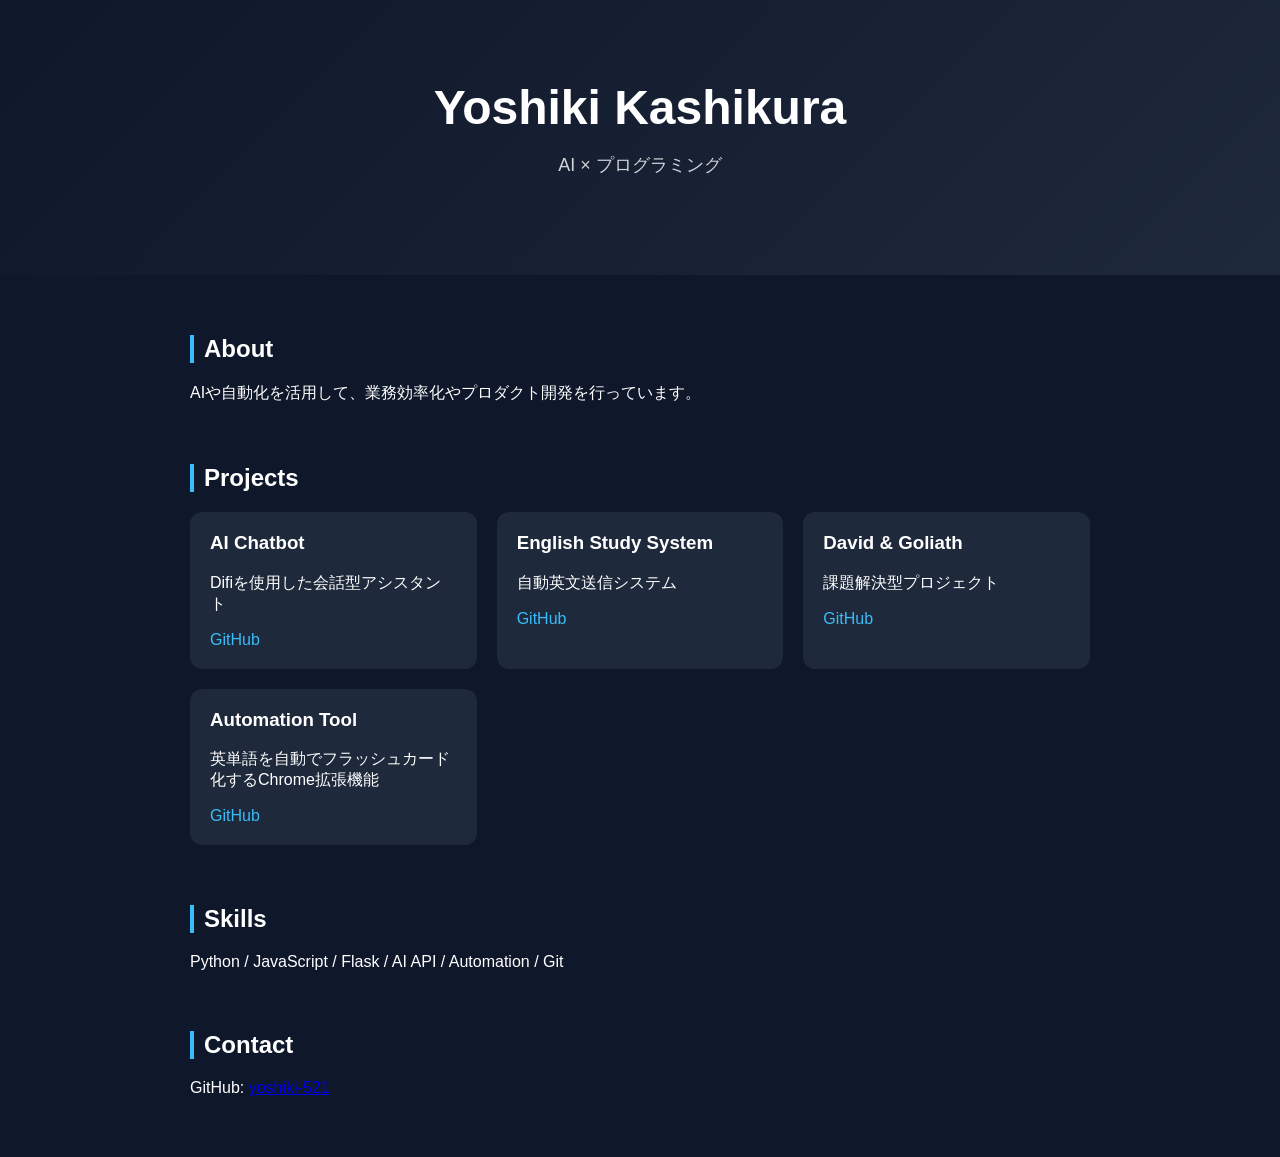
<file: index.html>
<!DOCTYPE html>
<html lang="ja">
<head>
  <meta charset="UTF-8" />
  <meta name="viewport" content="width=device-width, initial-scale=1.0"/>
  <title>Yoshiki Portfolio</title>
  <link rel="stylesheet" href="style.css">
</head>

<body>

  <!-- Hero -->
  <section class="hero">
    <h1>Yoshiki Kashikura</h1>
    <p>AI × プログラミング</p>
  </section>

  <!-- About -->
  <section class="section">
    <h2>About</h2>
    <p>
      AIや自動化を活用して、業務効率化やプロダクト開発を行っています。  
    </p>
  </section>

  <!-- Projects -->
  <section class="section">
    <h2>Projects</h2>

    <div class="grid">

      <div class="card">
        <h3>AI Chatbot</h3>
        <p>Difiを使用した会話型アシスタント</p>
        <a href="https://github.com/yoshiki-521/htb_energy_chatbot" target="_blank">GitHub</a>
      </div>

      <div class="card">
        <h3>English Study System</h3>
        <p>自動英文送信システム</p>
        <a href="https://github.com/yoshiki-521/english_study" target="_blank">GitHub</a>
      </div>

      <div class="card">
        <h3>David & Goliath</h3>
        <p>課題解決型プロジェクト</p>
        <a href="https://github.com/yoshiki-521/goliathanddavid" target="_blank">GitHub</a>
      </div>

      <div class="card">
        <h3>Automation Tool</h3>
        <p>英単語を自動でフラッシュカード化するChrome拡張機能</p>
        <a href="https://github.com/yoshiki-521/words_flashcord_extention" target="_blank">GitHub</a>
      </div>

    </div>
  </section>

  <!-- Skills -->
  <section class="section">
    <h2>Skills</h2>
    <p>Python / JavaScript / Flask / AI API / Automation / Git</p>
  </section>

  <!-- Contact -->
  <section class="section">
    <h2>Contact</h2>
    <p>GitHub: <a href="https://github.com/yoshiki-521">yoshiki-521</a></p>
  </section>

</body>
</html>
</file>
<file: style.css>
body {
  margin: 0;
  font-family: Arial, sans-serif;
  background: #0f172a;
  color: white;
}

/* Hero */
.hero {
  text-align: center;
  padding: 80px 20px;
  background: linear-gradient(135deg, #0f172a, #1e293b);
}

.hero h1 {
  font-size: 48px;
  margin: 0;
}

.hero p {
  font-size: 18px;
  opacity: 0.8;
}

/* Sections */
.section {
  max-width: 900px;
  margin: 60px auto;
  padding: 0 20px;
}

.section h2 {
  margin-bottom: 20px;
  border-left: 4px solid #38bdf8;
  padding-left: 10px;
}

/* Grid */
.grid {
  display: grid;
  grid-template-columns: repeat(auto-fit, minmax(220px, 1fr));
  gap: 20px;
}

/* Card */
.card {
  background: #1e293b;
  padding: 20px;
  border-radius: 12px;
  transition: 0.3s;
}

.card:hover {
  transform: translateY(-8px);
  background: #334155;
}

.card h3 {
  margin-top: 0;
}

.card a {
  color: #38bdf8;
  text-decoration: none;
}
</file>
